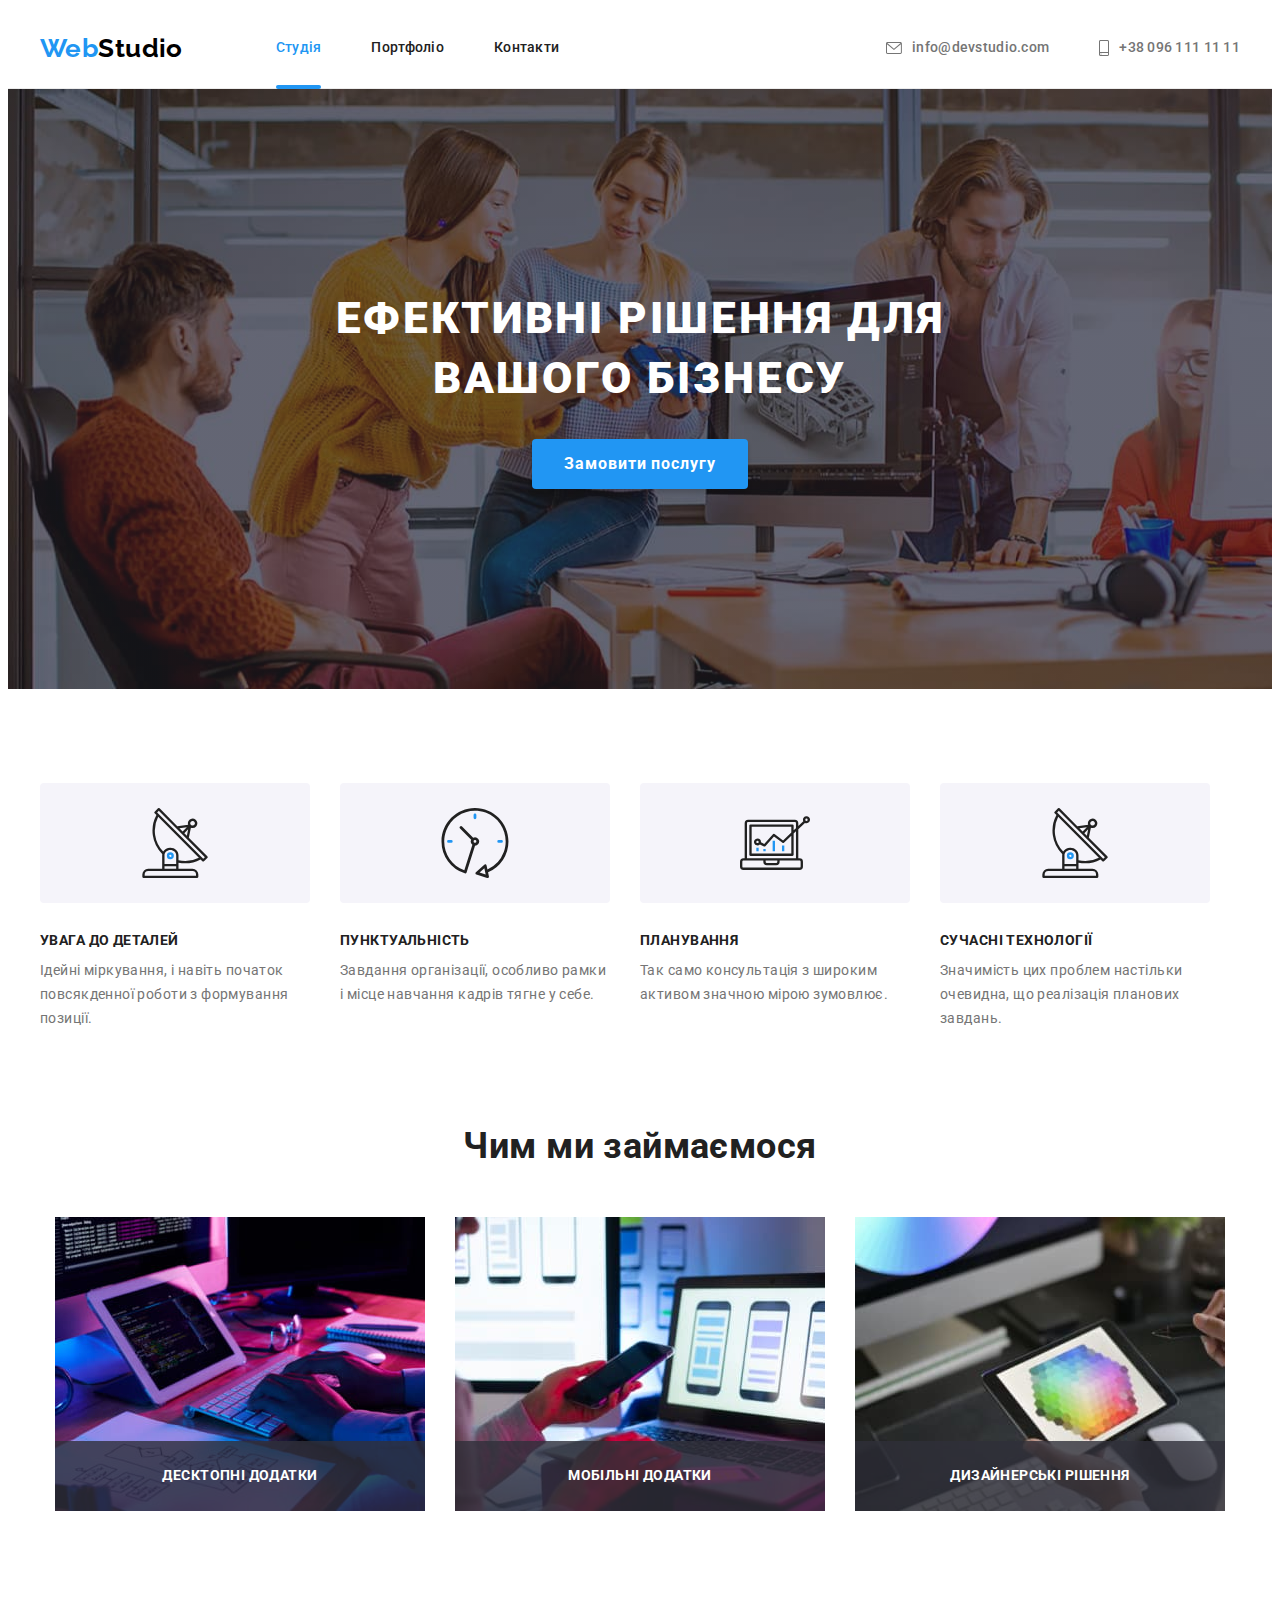
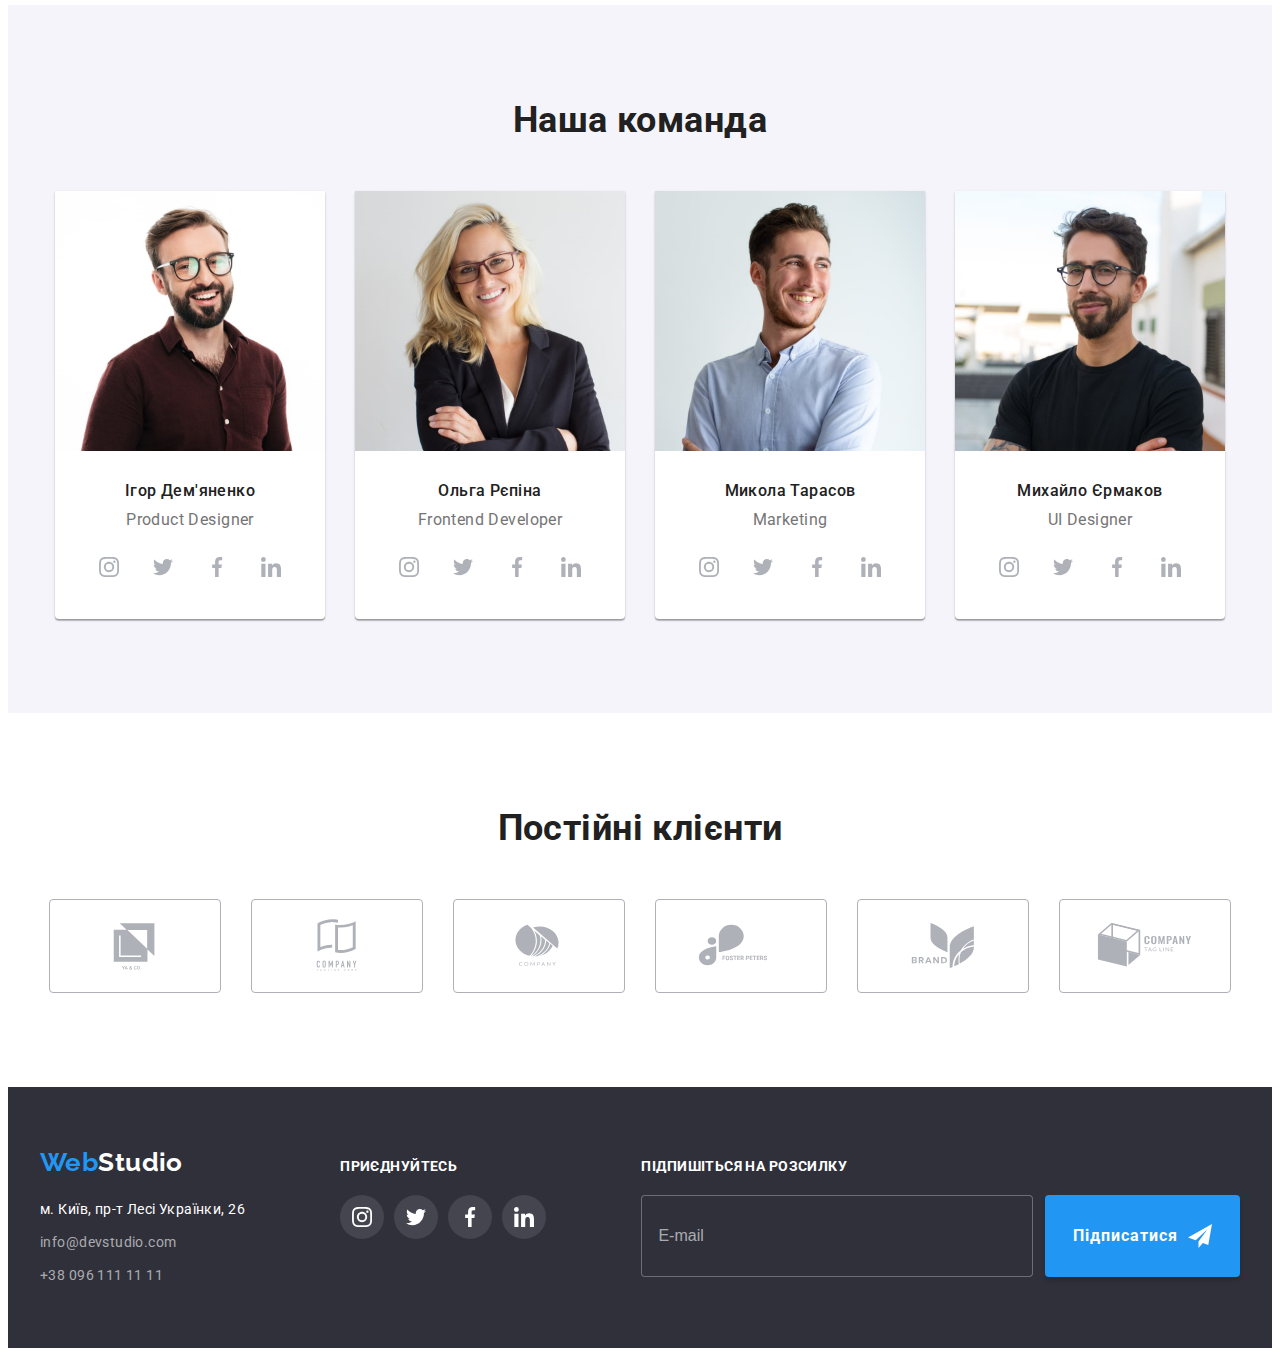
<file: index.html>
<!doctype html>
<html lang="uk">
  <head>
    <meta charset="UTF-8" />
    <meta http-equiv="X-UA-Compatible" content="IE=edge" />
    <meta name="viewport" content="width=device-width, initial-scale=1.0" />
    <link rel="preconnect" href="https://fonts.googleapis.com" />
    <link rel="preconnect" href="https://fonts.gstatic.com" crossorigin />
    <link
      href="https://fonts.googleapis.com/css2?family=Raleway:wght@700&family=Roboto:wght@400;500;700;900&display=swap"
      rel="stylesheet"
    />
    <link
      rel="stylesheet"
      href="https://cdnjs.cloudflare.com/ajax/libs/modern-normalize/1.1.0/modern-normalize.min.css"
      integrity="sha512-wpPYUAdjBVSE4KJnH1VR1HeZfpl1ub8YT/NKx4PuQ5NmX2tKuGu6U/JRp5y+Y8XG2tV+wKQpNHVUX03MfMFn9Q=="
      crossorigin="anonymous"
      referrerpolicy="no-referrer"
    />
    <link rel="stylesheet" href="./css/styles.css" />
    <title>WebStudio</title>
  </head>
  <body>
    <!-- Навбар -->
    <header class="header">
      <div class="container main-nav">
        <nav class="navbar">
          <a class="logo link-undecor" href="./index.html"
            ><span class="logo-blue">Web</span>Studio</a
          >
          <ul class="semantic-list nav-links">
            <li class="item">
              <a class="navbar-link active link-undecor" href="./index.html"
                >Студія</a
              >
            </li>
            <li class="item">
              <a class="navbar-link link-undecor" href="./portfolio.html"
                >Портфоліо</a
              >
            </li>
            <li class="item">
              <a class="navbar-link link-undecor" href="#">Контакти</a>
            </li>
          </ul>
        </nav>

        <!-- Контакты -->
        <ul class="semantic-list nav-links nav-address-list">
          <li class="item">
            <a
              class="navbar-contact navbar-link link-undecor"
              href="mailto:info@devstudio.com"
            >
              <svg class="nav-icon" width="16" height="12">
                <use href="./images/icons.svg#icon-ico-envelope"></use>
              </svg>
              <span>info@devstudio.com</span></a
            >
          </li>
          <li class="item">
            <a
              class="navbar-contact navbar-link link-undecor"
              href="tel:380961111111"
            >
              <svg class="nav-icon" width="10" height="16">
                <use href="./images/icons.svg#icon-ico-smartphone"></use>
              </svg>
              <span>+38 096 111 11 11</span>
            </a>
          </li>
        </ul>
      </div>
    </header>
    <main>
      <!-- !Герой -->
      <section class="hero-section hero-overlay">
        <div class="container hero">
          <h1 class="hero-title">
            Ефективні рішення для <br />
            вашого бізнесу
          </h1>
          <button class="hero-btn" type="button" data-modal-open>
            Замовити послугу
          </button>
        </div>
      </section>
      <!-- Преимущества -->
      <section class="section">
        <!-- Скрытый заголовок -->
        <div class="container">
          <h2 class="is-hidden">Переваги</h2>
          <ul class="semantic-list advantages">
            <li class="adv-item">
              <div class="adv-icon-container">
                <svg class="adv-icon">
                  <use href="./images/icons.svg#icon-adv-antenna"></use>
                </svg>
              </div>
              <h3 class="adv-title">Увага до деталей</h3>
              <p class="adv-descript">
                Ідейні міркування, і навіть початок повсякденної роботи з
                формування позиції.
              </p>
            </li>
            <li class="adv-item">
              <div class="adv-icon-container">
                <svg class="adv-icon">
                  <use href="./images/icons.svg#icon-adv-clock"></use>
                </svg>
              </div>
              <h3 class="adv-title">Пунктуальність</h3>
              <p class="adv-descript">
                Завдання організації, особливо рамки і місце навчання кадрів
                тягне у себе.
              </p>
            </li>
            <li class="adv-item">
              <div class="adv-icon-container">
                <svg class="adv-icon">
                  <use href="./images/icons.svg#icon-adv-diagram"></use>
                </svg>
              </div>
              <h3 class="adv-title">Планування</h3>
              <p class="adv-descript">
                Так само консультація з широким активом значною мірою зумовлює.
              </p>
            </li>
            <li class="adv-item">
              <div class="adv-icon-container">
                <svg class="adv-icon">
                  <use href="./images/icons.svg#icon-adv-antenna"></use>
                </svg>
              </div>
              <h3 class="adv-title">Сучасні технології</h3>
              <p class="adv-descript">
                Значимість цих проблем настільки очевидна, що реалізація
                планових завдань.
              </p>
            </li>
          </ul>
        </div>
      </section>
      <!-- Галерея прифиля коспании -->
      <section class="gallery section">
        <div class="container">
          <h2 class="gallery-title">Чим ми займаємося</h2>
          <ul class="semantic-list gallery-container">
            <li class="item gallery-img">
              <img src="./images/img1.jpg" alt="програмування" width="370" />
              <div class="gallery-img-title-container">
                <p class="gallery-img-title">Десктопні додатки</p>
              </div>
            </li>
            <li class="item gallery-img">
              <img src="./images/img2.jpg" alt="дизайн" width="370" />
              <div class="gallery-img-title-container">
                <p class="gallery-img-title">Мобільні додатки</p>
              </div>
            </li>
            <li class="item gallery-img">
              <img src="./images/img3.jpg" alt="підбор кольорів" width="370" />
              <div class="gallery-img-title-container">
                <p class="gallery-img-title">Дизайнерські рішення</p>
              </div>
            </li>
          </ul>
        </div>
      </section>
      <!-- Команда -->
      <section class="team section">
        <div class="container">
          <h2 class="team-title">Наша команда</h2>
          <ul class="semantic-list team-container">
            <li class="memb">
              <img
                class="memb-img"
                src="./images/team1.jpg"
                alt="Ігор Дем'яненко"
                width="270"
              />
              <div class="memb-sign-container">
                <h3 class="memb-name">Ігор Дем'яненко</h3>
                <p class="memb-position">Product Designer</p>
                <ul class="memb-net-container semantic-list">
                  <li class="item">
                    <a class="net-icon-container" href="#">
                      <svg class="net-icon">
                        <use href="./images/icons.svg#icon-social-inst"></use>
                      </svg>
                    </a>
                  </li>
                  <li class="item">
                    <a class="net-icon-container" href="#">
                      <svg class="net-icon">
                        <use href="./images/icons.svg#icon-social-twitt"></use>
                      </svg>
                    </a>
                  </li>
                  <li class="item">
                    <a class="net-icon-container" href="#">
                      <svg class="net-icon">
                        <use href="./images/icons.svg#icon-social-fb"></use>
                      </svg>
                    </a>
                  </li>
                  <li class="item">
                    <a class="net-icon-container" href="#">
                      <svg class="net-icon">
                        <use href="./images/icons.svg#icon-social-lin"></use>
                      </svg>
                    </a>
                  </li>
                </ul>
              </div>
            </li>
            <li class="memb">
              <img
                class="memb-img"
                src="./images/team2.jpg"
                alt="Ольга Рєпіна"
                width="270"
              />
              <div class="memb-sign-container">
                <h3 class="memb-name">Ольга Рєпіна</h3>
                <p class="memb-position">Frontend Developer</p>
                <ul class="memb-net-container semantic-list">
                  <li>
                    <a class="net-icon-container" href="#">
                      <svg class="net-icon">
                        <use href="./images/icons.svg#icon-social-inst"></use>
                      </svg>
                    </a>
                  </li>
                  <li>
                    <a class="net-icon-container" href="#">
                      <svg class="net-icon">
                        <use href="./images/icons.svg#icon-social-twitt"></use>
                      </svg>
                    </a>
                  </li>
                  <li>
                    <a class="net-icon-container" href="#">
                      <svg class="net-icon">
                        <use href="./images/icons.svg#icon-social-fb"></use>
                      </svg>
                    </a>
                  </li>
                  <li>
                    <a class="net-icon-container" href="#">
                      <svg class="net-icon">
                        <use href="./images/icons.svg#icon-social-lin"></use>
                      </svg>
                    </a>
                  </li>
                </ul>
              </div>
            </li>
            <li class="memb">
              <img
                class="memb-img"
                src="./images/team3.jpg"
                alt="Микола Тарасов"
                width="270"
              />
              <div class="memb-sign-container">
                <h3 class="memb-name">Микола Тарасов</h3>
                <p class="memb-position">Marketing</p>
                <ul class="memb-net-container semantic-list">
                  <li>
                    <a class="net-icon-container" href="#">
                      <svg class="net-icon">
                        <use href="./images/icons.svg#icon-social-inst"></use>
                      </svg>
                    </a>
                  </li>
                  <li>
                    <a class="net-icon-container" href="#">
                      <svg class="net-icon">
                        <use href="./images/icons.svg#icon-social-twitt"></use>
                      </svg>
                    </a>
                  </li>
                  <li>
                    <a class="net-icon-container" href="#">
                      <svg class="net-icon">
                        <use href="./images/icons.svg#icon-social-fb"></use>
                      </svg>
                    </a>
                  </li>
                  <li>
                    <a class="net-icon-container" href="#">
                      <svg class="net-icon">
                        <use href="./images/icons.svg#icon-social-lin"></use>
                      </svg>
                    </a>
                  </li>
                </ul>
              </div>
            </li>
            <li class="memb">
              <img
                class="memb-img"
                src="./images/team4.jpg"
                alt="Михайло Єрмаков"
                width="270"
              />
              <div class="memb-sign-container">
                <h3 class="memb-name">Михайло Єрмаков</h3>
                <p class="memb-position">UI Designer</p>
                <ul class="memb-net-container semantic-list">
                  <li>
                    <a class="net-icon-container" href="#">
                      <svg class="net-icon">
                        <use href="./images/icons.svg#icon-social-inst"></use>
                      </svg>
                    </a>
                  </li>
                  <li>
                    <a class="net-icon-container" href="#">
                      <svg class="net-icon">
                        <use href="./images/icons.svg#icon-social-twitt"></use>
                      </svg>
                    </a>
                  </li>
                  <li>
                    <a class="net-icon-container" href="#">
                      <svg class="net-icon">
                        <use href="./images/icons.svg#icon-social-fb"></use>
                      </svg>
                    </a>
                  </li>
                  <li>
                    <a class="net-icon-container" href="#">
                      <svg class="net-icon">
                        <use href="./images/icons.svg#icon-social-lin"></use>
                      </svg>
                    </a>
                  </li>
                </ul>
              </div>
            </li>
          </ul>
        </div>
      </section>
      <!-- Постоянные клиенты -->
      <section class="section">
        <div class="container">
          <h2 class="client-title">Постійні клієнти</h2>
          <ul class="semantic-list clients">
            <li class="item">
              <a class="cli-logo-container" href="#">
                <svg class="cli-icon">
                  <use href="./images/icons.svg#icon-cli-logo1"></use>
                </svg>
              </a>
            </li>
            <li class="item">
              <a class="cli-logo-container" href="#">
                <svg class="cli-icon">
                  <use href="./images/icons.svg#icon-cli-logo2"></use>
                </svg>
              </a>
            </li>
            <li class="item">
              <a class="cli-logo-container" href="#">
                <svg class="cli-icon">
                  <use href="./images/icons.svg#icon-cli-logo3"></use>
                </svg>
              </a>
            </li>
            <li class="item">
              <a class="cli-logo-container" href="#">
                <svg class="cli-icon">
                  <use href="./images/icons.svg#icon-cli-logo4"></use>
                </svg>
              </a>
            </li>
            <li class="item">
              <a class="cli-logo-container" href="#">
                <svg class="cli-icon">
                  <use href="./images/icons.svg#icon-cli-logo5"></use>
                </svg>
              </a>
            </li>
            <li class="item">
              <a class="cli-logo-container" href="#">
                <svg class="cli-icon">
                  <use href="./images/icons.svg#icon-cli-logo6"></use>
                </svg>
              </a>
            </li>
          </ul>
        </div>
      </section>
    </main>
    <!-- Футер -->
    <footer class="footer">
      <div class="container footer-blocks">
        <div>
          <a class="logo footer-logo link-undecor" href="./index.html"
            ><span class="logo-blue">Web</span>Studio</a
          >
          <!-- Адрес -->
          <address>
            <ul class="semantic-list addr">
              <li class="item">
                <a
                  class="adress footer-address link-undecor"
                  href="https://goo.gl/maps/ojvog4Eh8GTVvdpZ6"
                  target="_blank"
                  rel="noopener noreferrer"
                  >м. Київ, пр-т Лесі Українки, 26</a
                >
              </li>
              <li class="item">
                <a
                  class="adress footer-contact link-undecor"
                  href="mailto:info@devstudio.com"
                  >info@devstudio.com</a
                >
              </li>
              <li class="item">
                <a
                  class="adress footer-contact link-undecor"
                  href="tel:380961111111"
                  >+38 096 111 11 11</a
                >
              </li>
            </ul>
          </address>
        </div>
        <!-- Соцсєті -->
        <div class="footer-join">
          <p class="f-join-title">Приєднуйтесь</p>
          <ul class="semantic-list footer-net-icons">
            <li class="item">
              <a class="net-icon-container ftr" href="#">
                <svg class="net-icon ftr">
                  <use href="./images/icons.svg#icon-social-inst"></use>
                </svg>
              </a>
            </li>
            <li class="item">
              <a class="net-icon-container ftr" href="#">
                <svg class="net-icon ftr">
                  <use href="./images/icons.svg#icon-social-twitt"></use>
                </svg>
              </a>
            </li>
            <li class="item">
              <a class="net-icon-container ftr" href="#">
                <svg class="net-icon ftr">
                  <use href="./images/icons.svg#icon-social-fb"></use>
                </svg>
              </a>
            </li>
            <li class="item">
              <a class="net-icon-container ftr" href="#">
                <svg class="net-icon ftr">
                  <use href="./images/icons.svg#icon-social-lin"></use>
                </svg>
              </a>
            </li>
          </ul>
        </div>
        <!-- Розсилка -->
        <div class="footer-mailing">
          <form class="footer-mailing-form">
            <lable for="footer_email_form" class="footer-form-title"
              >Підпишіться на розсилку</lable
            >
            <div class="footer-form-input-wrapper">
              <input
                type="email"
                id="footer_email_form"
                class="footer-form-input"
                placeholder="E-mail"
              />
              <button type="submit" class="footer-submit">
                Підписатися<svg
                  class="footer-submit-icon"
                  width="24"
                  height="24"
                >
                  <use href="./images/icons.svg#icon-footer-send"></use>
                </svg>
              </button>
            </div>
          </form>
        </div>
      </div>
    </footer>

    <!-- Модальное окно -->
    <div class="backdrop is-hidden" data-modal>
      <div class="modal">
        <!-- Форма -->
        <form name="modal-form" class="modal-form" autocomplete="on">
          <p class="form-header">Залиште свої дані, ми вам передзвонимо</p>

          <div class="form-fields-container">
            <div class="form-field">
              <label for="user_name" class="form-lable">Ім'я</label>
              <div class="form-input-wrapper">
                <input
                  type="text"
                  id="user_name"
                  class="form-input"
                  name="user_name"
                  autofocus
                  required
                  pattern="^[a-zA-Zа-яА-ЯіІїЇєЄґҐ'\s]+$"
                  minlength="3"
                />
                <svg class="form-input-icon" width="18" height="18">
                  <use href="./images/icons.svg#icon-modal-name"></use>
                </svg>
              </div>
            </div>

            <div class="form-field">
              <label for="user_phone" class="form-lable">Телефон</label>
              <div class="form-input-wrapper">
                <input
                  type="tel"
                  id="user_phone"
                  class="form-input"
                  name="user_telephone"
                  required
                  pattern="^[ 0-9]+$"
                  title="093xxxxxxx"
                />
                <svg class="form-input-icon" width="18" height="18">
                  <use href="./images/icons.svg#icon-modal-phone"></use>
                </svg>
              </div>
            </div>

            <div class="form-field">
              <label for="user_email" class="form-lable">Пошта</label>
              <div class="form-input-wrapper">
                <input
                  type="email"
                  id="user_email"
                  class="form-input"
                  name="user_email"
                  required
                />
                <svg class="form-input-icon" width="18" height="18">
                  <use href="./images/icons.svg#icon-modal-envelop"></use>
                </svg>
              </div>
            </div>

            <div class="form-field">
              <label for="user_comment" class="form-lable">Коментар</label>
              <textarea
                type="textarea"
                id="user_comment"
                class="form-comment"
                placeholder="Введіть текст"
              ></textarea>
            </div>
          </div>
          <div class="form-checkbox">
            <input
              type="checkbox"
              id="user_term"
              class="form-check is-hidden"
              required
            />
            <label for="user_term" class="form-check-text"
              >Погоджуюся з розсилкою та приймаю&nbsp;
              <a href="#" class="term-link">Умови договору</a></label
            >
          </div>
          <button type="submit" class="form-submit">Відправити</button>
        </form>
        <button class="close-icon-container" data-modal-close>
          <svg class="close-icon">
            <use href="./images/icons.svg#icon-modal-close"></use>
          </svg>
        </button>
      </div>
    </div>
    <script src="./js/modal.js"></script>
  </body>
</html>
</file>
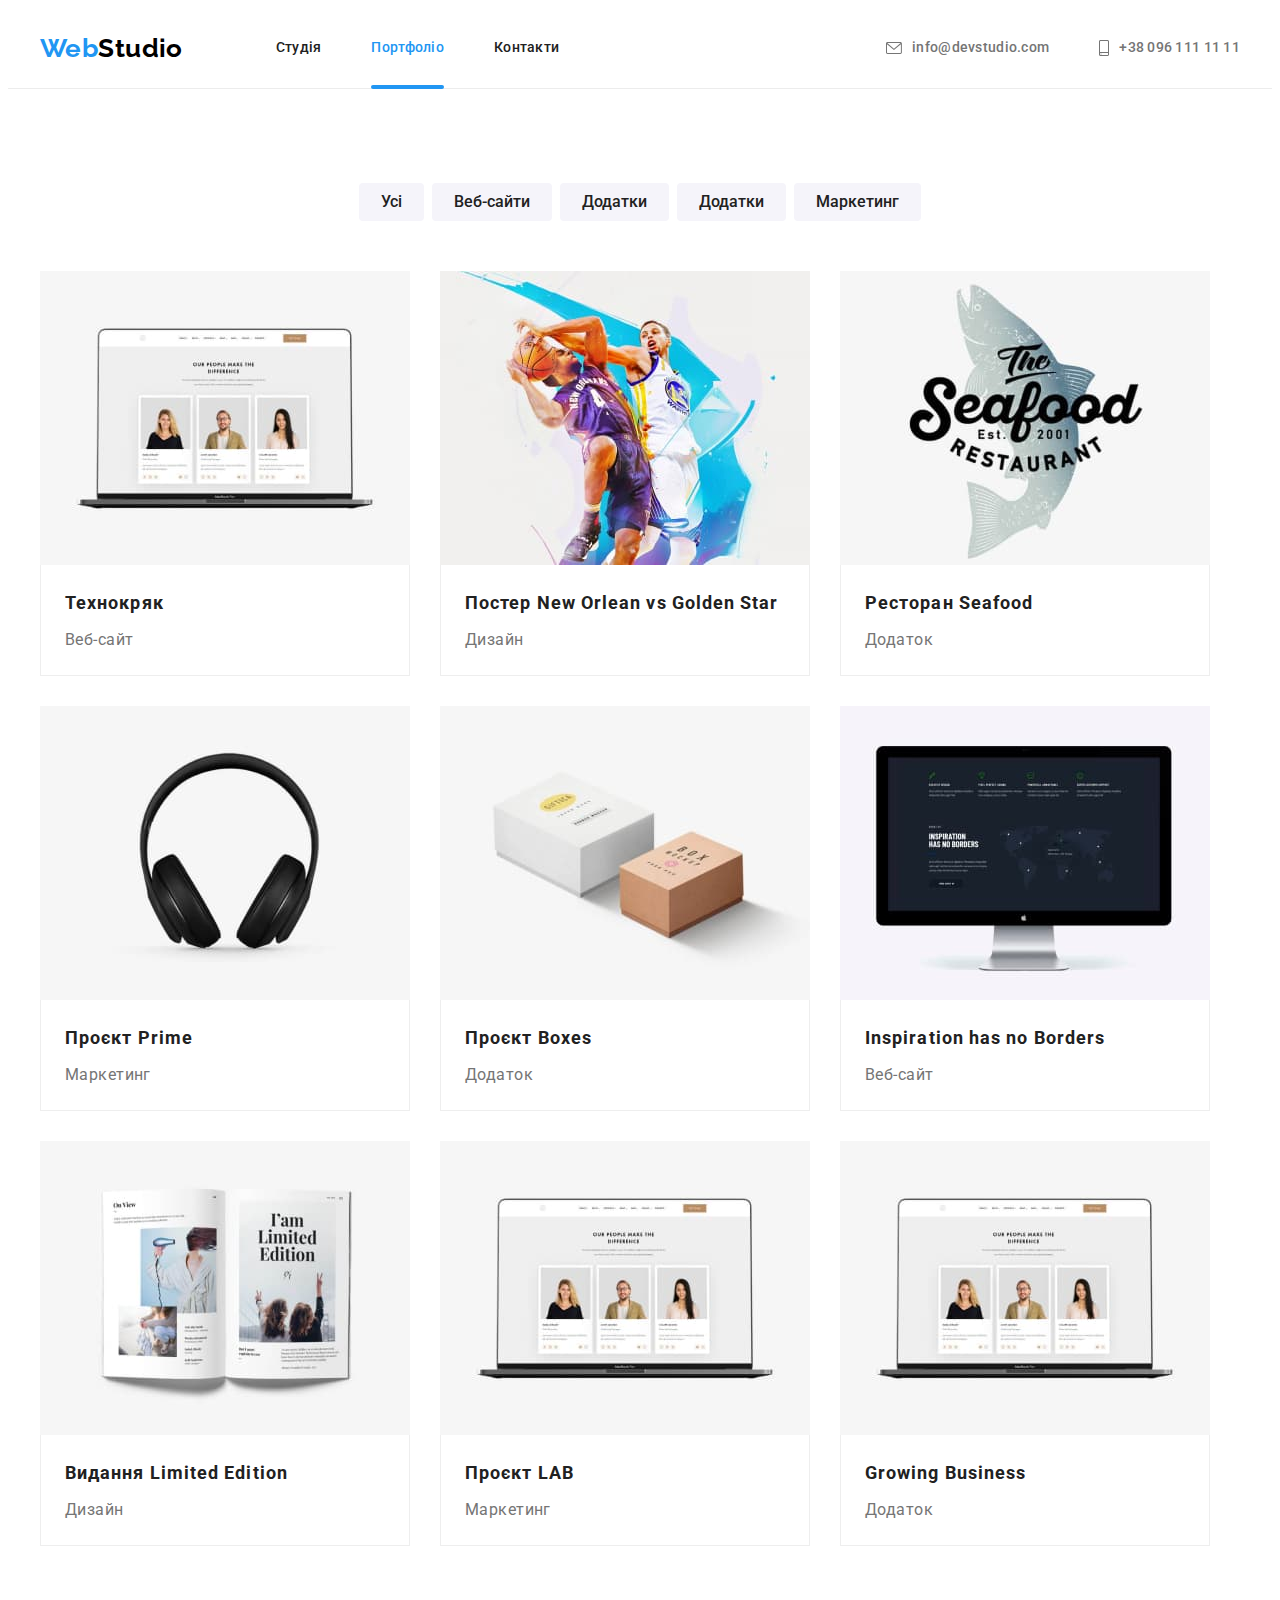
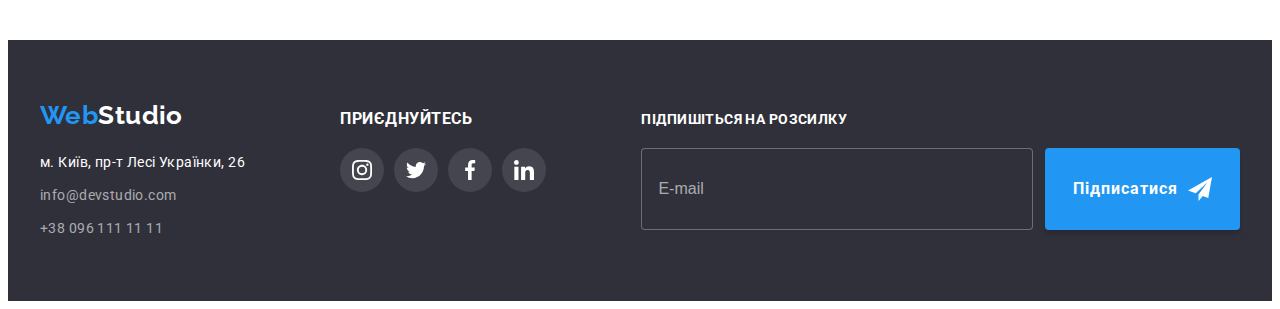
<file: portfolio.html>
<!doctype html>
<html lang="uk">
  <head>
    <meta charset="UTF-8" />
    <meta http-equiv="X-UA-Compatible" content="IE=edge" />
    <meta name="viewport" content="width=device-width, initial-scale=1.0" />
    <link rel="preconnect" href="https://fonts.googleapis.com" />
    <link rel="preconnect" href="https://fonts.gstatic.com" crossorigin />
    <link
      href="https://fonts.googleapis.com/css2?family=Raleway:wght@700&family=Roboto:wght@400;500;700;900&display=swap"
      rel="stylesheet"
    />
    <link
      rel="stylesheet"
      href="https://cdnjs.cloudflare.com/ajax/libs/modern-normalize/1.1.0/modern-normalize.min.css"
      integrity="sha512-wpPYUAdjBVSE4KJnH1VR1HeZfpl1ub8YT/NKx4PuQ5NmX2tKuGu6U/JRp5y+Y8XG2tV+wKQpNHVUX03MfMFn9Q=="
      crossorigin="anonymous"
      referrerpolicy="no-referrer"
    />
    <link rel="stylesheet" href="./css/styles.css" />
    <title>Портофоліо</title>
  </head>
  <body>
    <!-- Навбар -->
    <header class="header">
      <div class="container main-nav">
        <nav class="navbar">
          <a class="logo link-undecor" href="./index.html"
            ><span class="logo-blue">Web</span>Studio</a
          >
          <ul class="semantic-list nav-links">
            <li class="item">
              <a class="navbar-link link-undecor" href="./index.html">Студія</a>
            </li>
            <li class="item">
              <a class="navbar-link link-undecor active" href="./portfolio.html"
                >Портфоліо</a
              >
            </li>
            <li class="item">
              <a class="navbar-link link-undecor" href="#">Контакти</a>
            </li>
          </ul>
        </nav>

        <!-- Контакты -->
        <ul class="semantic-list nav-links nav-address-list">
          <li class="item">
            <a
              class="navbar-contact navbar-link link-undecor"
              href="mailto:info@devstudio.com"
            >
              <svg class="nav-icon" width="16" height="12">
                <use href="./images/icons.svg#icon-ico-envelope"></use>
              </svg>
              <span>info@devstudio.com</span></a
            >
          </li>
          <li class="item">
            <a
              class="navbar-contact navbar-link link-undecor"
              href="tel:380961111111"
            >
              <svg class="nav-icon" width="10" height="16">
                <use href="./images/icons.svg#icon-ico-smartphone"></use>
              </svg>
              <span>+38 096 111 11 11</span>
            </a>
          </li>
        </ul>
      </div>
    </header>
    <main>
      <section class="section">
        <div class="container">
          <!-- Скрытый заголовок -->
          <h1 class="is-hidden">Проєкти</h1>

          <!-- Кнопки фильтра -->
          <ul class="semantic-list filter">
            <li class="filter-item">
              <button class="projects-btn btn-active" type="button">Усі</button>
            </li>
            <li class="filter-item">
              <button class="projects-btn" type="button">Веб-сайти</button>
            </li>
            <li class="filter-item">
              <button class="projects-btn" type="button">Додатки</button>
            </li>
            <li class="filter-item">
              <button class="projects-btn" type="button">Додатки</button>
            </li>
            <li class="filter-item">
              <button class="projects-btn" type="button">Маркетинг</button>
            </li>
          </ul>

          <!-- Галерея работ -->
          <ul class="semantic-list projects">
            <li class="proj-item">
              <a class="link-undecor link" href="#">
                <div class="thumb">
                  <img
                    class="proj-img"
                    src="./images/project1.jpg"
                    alt="Технокряк"
                    width="370"
                  />
                  <div class="overlay">
                    <p class="proj-description">
                      Ресурс пропонує комплексні пропозиції з різним рівнем
                      функціоналу та сервісів. Все це дозволить відвідувачу
                      отримати вичерпні відомості про компанію чи приватну
                      особу.
                    </p>
                  </div>
                </div>
                <div class="proj-descript-block">
                  <h2 class="proj-name">Технокряк</h2>
                  <p class="proj-type">Веб-сайт</p>
                </div>
              </a>
            </li>
            <li class="proj-item">
              <a class="link-undecor link" href="#">
                <div class="thumb">
                  <img
                    class="proj-img"
                    src="./images/project2.jpg"
                    alt="Постер New Orlean vs Golden Star"
                    width="370"
                  />
                  <div class="overlay">
                    <p class="proj-description">
                      Ресурс пропонує комплексні пропозиції з різним рівнем
                      функціоналу та сервісів. Все це дозволить відвідувачу
                      отримати вичерпні відомості про компанію чи приватну
                      особу.
                    </p>
                  </div>
                </div>
                <div class="proj-descript-block">
                  <h2 class="proj-name">Постер New Orlean vs Golden Star</h2>
                  <p class="proj-type">Дизайн</p>
                </div>
              </a>
            </li>
            <li class="proj-item">
              <a class="link-undecor link" href="#">
                <div class="thumb">
                  <img
                    class="proj-img"
                    src="./images/project3.jpg"
                    alt="Ресторан Seafood"
                    width="370"
                  />
                  <div class="overlay">
                    <p class="proj-description">
                      Ресурс пропонує комплексні пропозиції з різним рівнем
                      функціоналу та сервісів. Все це дозволить відвідувачу
                      отримати вичерпні відомості про компанію чи приватну
                      особу.
                    </p>
                  </div>
                </div>
                <div class="proj-descript-block">
                  <h2 class="proj-name">Ресторан Seafood</h2>
                  <p class="proj-type">Додаток</p>
                </div>
              </a>
            </li>
            <li class="proj-item">
              <a class="link-undecor link" href="#">
                <div class="thumb">
                  <img
                    class="proj-img"
                    src="./images/project4.jpg"
                    alt="Проєкт Prime"
                    width="370"
                  />
                  <div class="overlay">
                    <p class="proj-description">
                      Ресурс пропонує комплексні пропозиції з різним рівнем
                      функціоналу та сервісів. Все це дозволить відвідувачу
                      отримати вичерпні відомості про компанію чи приватну
                      особу.
                    </p>
                  </div>
                </div>
                <div class="proj-descript-block">
                  <h2 class="proj-name">Проєкт Prime</h2>
                  <p class="proj-type">Маркетинг</p>
                </div>
              </a>
            </li>
            <li class="proj-item">
              <a class="link-undecor link" href="#">
                <div class="thumb">
                  <img
                    class="proj-img"
                    src="./images/project5.jpg"
                    alt="Проєкт Boxes"
                    width="370"
                  />
                  <div class="overlay">
                    <p class="proj-description">
                      Ресурс пропонує комплексні пропозиції з різним рівнем
                      функціоналу та сервісів. Все це дозволить відвідувачу
                      отримати вичерпні відомості про компанію чи приватну
                      особу.
                    </p>
                  </div>
                </div>
                <div class="proj-descript-block">
                  <h2 class="proj-name">Проєкт Boxes</h2>
                  <p class="proj-type">Додаток</p>
                </div>
              </a>
            </li>
            <li class="proj-item">
              <a class="link-undecor link" href="#">
                <div class="thumb">
                  <img
                    class="proj-img"
                    src="./images/project6.jpg"
                    alt="Inspiration has no Borders"
                    width="370"
                  />
                  <div class="overlay">
                    <p class="proj-description">
                      Ресурс пропонує комплексні пропозиції з різним рівнем
                      функціоналу та сервісів. Все це дозволить відвідувачу
                      отримати вичерпні відомості про компанію чи приватну
                      особу.
                    </p>
                  </div>
                </div>
                <div class="proj-descript-block">
                  <h2 class="proj-name">Inspiration has no Borders</h2>
                  <p class="proj-type">Веб-сайт</p>
                </div>
              </a>
            </li>
            <li class="proj-item">
              <a class="link-undecor link" href="#">
                <div class="thumb">
                  <img
                    class="proj-img"
                    src="./images/project7.jpg"
                    alt="Видання Limited Edition"
                    width="370"
                  />
                  <div class="overlay">
                    <p class="proj-description">
                      Ресурс пропонує комплексні пропозиції з різним рівнем
                      функціоналу та сервісів. Все це дозволить відвідувачу
                      отримати вичерпні відомості про компанію чи приватну
                      особу.
                    </p>
                  </div>
                </div>
                <div class="proj-descript-block">
                  <h2 class="proj-name">Видання Limited Edition</h2>
                  <p class="proj-type">Дизайн</p>
                </div>
              </a>
            </li>
            <li class="proj-item">
              <a class="link-undecor link" href="#">
                <div class="thumb">
                  <img
                    class="proj-img"
                    src="./images/project1.jpg"
                    alt="Проєкт LAB"
                    width="370"
                  />
                  <div class="overlay">
                    <p class="proj-description">
                      Ресурс пропонує комплексні пропозиції з різним рівнем
                      функціоналу та сервісів. Все це дозволить відвідувачу
                      отримати вичерпні відомості про компанію чи приватну
                      особу.
                    </p>
                  </div>
                </div>

                <div class="proj-descript-block">
                  <h2 class="proj-name">Проєкт LAB</h2>
                  <p class="proj-type">Маркетинг</p>
                </div>
              </a>
            </li>
            <li class="proj-item">
              <a class="link-undecor link" href="#">
                <div class="thumb">
                  <img
                    class="proj-img"
                    src="./images/project1.jpg"
                    alt="Growing Business"
                    width="370"
                  />
                  <div class="overlay">
                    <p class="proj-description">
                      Ресурс пропонує комплексні пропозиції з різним рівнем
                      функціоналу та сервісів. Все це дозволить відвідувачу
                      отримати вичерпні відомості про компанію чи приватну
                      особу.
                    </p>
                  </div>
                </div>
                <div class="proj-descript-block">
                  <h2 class="proj-name">Growing Business</h2>
                  <p class="proj-type">Додаток</p>
                </div>
              </a>
            </li>
          </ul>
        </div>
      </section>
    </main>

    <!-- Футер -->
    <footer class="footer">
      <div class="container items footer-blocks">
        <div>
          <a class="logo footer-logo link-undecor" href="./index.html"
            ><span class="logo-blue">Web</span>Studio</a
          >
          <!-- Адреса -->
          <address>
            <ul class="semantic-list addr">
              <li class="item">
                <a
                  class="adress footer-address link-undecor"
                  href="https://goo.gl/maps/ojvog4Eh8GTVvdpZ6"
                  target="_blank"
                  rel="noopener noreferrer"
                  >м. Київ, пр-т Лесі Українки, 26</a
                >
              </li>
              <li class="item">
                <a
                  class="adress footer-contact link-undecor"
                  href="mailto:info@devstudio.com"
                  >info@devstudio.com</a
                >
              </li>
              <li class="item">
                <a
                  class="adress footer-contact link-undecor"
                  href="tel:380961111111"
                  >+38 096 111 11 11</a
                >
              </li>
            </ul>
          </address>
        </div>
        <!-- Соцмережі -->
        <div class="footer-join">
          <h3 class="f-join-title">Приєднуйтесь</h3>
          <ul class="semantic-list footer-net-icons">
            <li class="item">
              <a class="net-icon-container ftr" href="#">
                <svg class="net-icon ftr">
                  <use href="./images/icons.svg#icon-social-inst"></use>
                </svg>
              </a>
            </li>
            <li class="item">
              <a class="net-icon-container ftr" href="#">
                <svg class="net-icon ftr">
                  <use href="./images/icons.svg#icon-social-twitt"></use>
                </svg>
              </a>
            </li>
            <li class="item">
              <a class="net-icon-container ftr" href="#">
                <svg class="net-icon ftr">
                  <use href="./images/icons.svg#icon-social-fb"></use>
                </svg>
              </a>
            </li>
            <li class="item">
              <a class="net-icon-container ftr" href="#">
                <svg class="net-icon ftr">
                  <use href="./images/icons.svg#icon-social-lin"></use>
                </svg>
              </a>
            </li>
          </ul>
        </div>
        <!-- Розсилка -->
        <div class="footer-mailing">
          <form class="footer-mailing-form">
            <lable for="footer_email_form" class="footer-form-title"
              >Підпишіться на розсилку</lable
            >
            <div class="footer-form-input-wrapper">
              <input
                type="email"
                id="footer_email_form"
                class="footer-form-input"
                placeholder="E-mail"
              />
              <button type="submit" class="footer-submit">
                Підписатися<svg
                  class="footer-submit-icon"
                  width="24"
                  height="24"
                >
                  <use href="./images/icons.svg#icon-footer-send"></use>
                </svg>
              </button>
            </div>
          </form>
        </div>
      </div>
    </footer>
  </body>
</html>
</file>
<file: css/styles.css>
:root {
  --logo-main-color: #000;
  --prim-bg-color: #fff;
  --sec-bg-color: #f5f4fa;
  --hero-bg-color: #2f303a;
  --prim-text-color: #212121;
  --sec-text-color: #757575;
  --accent-color: #2196f3;
  --hero-text-color: #fff;
  --footer-sec-text-color: rgba(255, 255, 255, 0.6);
  --footer-main-text-color: #fff;
  --icon-logo-color: #afb1b8;
  --footer-icon-bg-color: rgba(255, 255, 255, 0.1);
}

body {
  font-family: 'Roboto', sans-serif;
  font-size: 14px;
  letter-spacing: 0.03em;
  line-height: 1.14;
  background-color: var(--prim-bg-color);
  color: var(--prim-text-color);
}

img {
  display: block;
  max-width: 100%;
  height: auto;
}
h1,
h2,
h3,
p,
ul {
  margin: 0;
  padding: 0;
}

a {
  color: inherit;
}

.container {
  width: 1200px;
  padding-left: 15px;
  padding-right: 15px;
  margin: 0 auto;
}
.section {
  padding-top: 94px;
  padding-bottom: 94px;
}

.is-hidden {
  position: absolute;
  width: 1px;
  height: 1px;
  margin: -1px;
  border: 0;
  padding: 0;

  white-space: nowrap;
  clip-path: inset(100%);
  clip: rect(0 0 0 0);
  overflow: hidden;
}
.semantic-list {
  list-style: none;
}
.btn-undecor {
  border: none;
}

.link-undecor {
  text-decoration: none;
}

/* лого */
.logo {
  margin-right: 93px;
  font-family: 'Raleway', sans-serif;
  font-weight: 700;
  font-size: 26px;
  line-height: 1.19;
  color: var(--logo-main-color);
}
.logo-blue {
  color: var(--accent-color);
}

/* Навбар */
.header {
  border-bottom: 1px solid #ececec;
}
.main-nav {
  display: flex;
  align-items: center;
}
.navbar {
  display: flex;
  align-items: center;
}

.nav-links {
  display: flex;
  margin-left: auto;
  gap: 50px;
}

.navbar-link {
  position: relative;
  display: block;
  padding-top: 32px;
  padding-bottom: 32px;

  font-weight: 500;
  font-size: 14px;
  letter-spacing: 0.02em;
  color: var(--prim-text-color);
}

.navbar-link.active::after {
  content: '';
  position: absolute;
  bottom: -1px;

  display: block;
  width: 100%;
  height: 4px;
  background: var(--accent-color);
  border-radius: 2px;
}

.navbar-link:hover,
.navbar-link:focus,
.navbar-contact:hover .nav-icon,
.navbar-contact:focus .nav-icon,
.active {
  transition: color 250ms cubic-bezier(0.4, 0, 0.2, 1);
  color: var(--accent-color);
  fill: currentColor;
}
.navbar-contact {
  display: flex;
  align-items: center;
  gap: 10px;

  color: var(--sec-text-color);
}

.nav-icon {
  display: inline-block;
  fill: currentColor;
}

/* Секция герой */

.hero-section {
  padding-top: 200px;
  padding-bottom: 200px;
  background-color: var(--hero-bg-color);
}
.hero-overlay {
  margin-left: auto;
  margin-right: auto;
  max-width: 1600px;
  background-image: linear-gradient(
      rgba(47, 48, 58, 0.4),
      rgba(47, 48, 58, 0.4)
    ),
    url('../images/bg-hero-img.jpg');
  background-repeat: no-repeat;
  background-size: cover;
}
.hero {
  display: flex;
  justify-content: center;
  align-items: center;
  flex-direction: column;
}
.hero-title {
  font-weight: 900;
  font-size: 44px;
  line-height: 1.36;
  text-align: center;
  text-transform: uppercase;
  color: var(--hero-text-color);
  letter-spacing: 0.06em;
}
.hero-btn {
  display: block;
  margin-left: auto;
  margin-right: auto;
  margin-top: 30px;
  padding: 10px 32px;
  border-radius: 4px;

  box-shadow: 0px 4px 4px rgba(0, 0, 0, 0.15);
  border: none;
  cursor: pointer;

  font-family: inherit;
  font-weight: 700;
  font-size: 16px;
  line-height: 1.88;
  letter-spacing: 0.06em;
  background-color: var(--accent-color);
  color: var(--hero-text-color);
}

/* Преимущества */
.advantages {
  display: flex;
  gap: 30px;
}
.adv-item {
  max-width: 270px;
}
.adv-item:last-child {
  margin-right: 0;
}

.adv-icon-container {
  display: flex;
  justify-content: center;
  align-items: center;
  margin-bottom: 30px;
  height: 120px;

  border-radius: 4px;
  background-color: #f5f4fa;
}
.adv-icon {
  width: 70px;
  height: 70px;
  /* margin: 25px 100px; */
}
.adv-title {
  margin-bottom: 10px;

  font-size: 14px;
  font-weight: 700;
  text-transform: uppercase;
}
.adv-descript {
  line-height: 1.71;
  color: var(--sec-text-color);
}

/* Галерея */
.gallery {
  padding-top: 0;
}
.gallery-container {
  display: flex;
  justify-content: center;
  gap: 30px;
}

.gallery-title {
  margin-bottom: 50px;

  font-weight: 700;
  font-size: 36px;
  line-height: 1.17;
  text-align: center;
}

.gallery-img {
  position: relative;
}
.gallery-img-title-container {
  position: absolute;
  bottom: 0;
  width: 100%;

  display: flex;
  justify-content: center;
  align-items: center;

  height: 70px;
  background-color: rgba(47, 48, 58, 0.8);
}

.gallery-img-title {
  font-weight: 700;
  text-align: center;
  text-transform: uppercase;
  color: var(--hero-text-color);
}

/* Команда */
.team-container {
  display: flex;
  justify-content: center;
  gap: 30px;
}

.team-title {
  margin-bottom: 50px;

  font-weight: 700;
  font-size: 36px;
  line-height: 1.17;
  text-align: center;
}

.team {
  background-color: var(--sec-bg-color);
}
.memb {
  text-align: center;
  background-color: var(--prim-bg-color);
  box-shadow:
    0px 1px 3px rgba(0, 0, 0, 0.12),
    0px 1px 1px rgba(0, 0, 0, 0.14),
    0px 2px 1px rgba(0, 0, 0, 0.2);
  border-radius: 0px 0px 4px 4px;
}
.memb-sign-container {
  padding: 30px 32px;
}
.memb-name {
  margin-bottom: 10px;

  line-height: 1.19;
  font-size: 16px;
  font-weight: 500;
}
.memb-position {
  margin-bottom: 16px;

  color: var(--sec-text-color);
  line-height: 1.19;
  font-size: 16px;
}
.memb-net-container {
  display: flex;
  gap: 10px;
}

.net-icon-container {
  display: flex;
  justify-content: center;
  align-items: center;
  height: 44px;
  width: 44px;
  text-align: center;
  background-color: var(--prim-bg-color);
  border-radius: 50%;
}

.net-icon-container:hover,
.net-icon-container:focus {
  transition: background-color 250ms cubic-bezier(0.4, 0, 0.2, 1);
  background-color: var(--accent-color);
}
.net-icon-container:focus .net-icon,
.net-icon-container:hover .net-icon {
  fill: #fff;
}
.net-icon {
  height: 20px;
  width: 20px;

  fill: #afb1b8;
}

/*Постоянные клиенты */

.clients {
  display: flex;
  justify-content: center;
  gap: 30px;
}

.client-title {
  margin-bottom: 50px;

  font-weight: 700;
  font-size: 36px;
  line-height: 1.17;
  text-align: center;
}

.cli-logo-container {
  display: flex;
  justify-content: center;
  align-items: center;
  width: 170px;
  height: 92px;
  border: 1px solid #afb1b8;
  border-radius: 4px;
  fill: #afb1b8;
  transition:
    fill 250ms cubic-bezier(0.4, 0, 0.2, 1),
    border-color 250ms cubic-bezier(0.4, 0, 0.2, 1);
}

.cli-logo-container:hover,
.cli-logo-container:focus {
  border-color: #2196f3;
  fill: #2196f3;
}
.cli-icon {
  height: 60px;
  width: 106px;
}

/* Футер */
.footer {
  background-color: var(--hero-bg-color);
  padding-top: 60px;
  padding-bottom: 60px;
}
.footer-blocks {
  display: flex;
  justify-content: space-between;
  align-items: baseline;
}
.footer-join {
  margin-left: 93px;
}
.footer-net-icons {
  display: flex;
  gap: 10px;
}

.f-join-title {
  margin-bottom: 20px;

  color: var(--footer-main-text-color);
  font-weight: 700;
  line-height: 1.14;
  letter-spacing: 0.03em;
  text-transform: uppercase;
  cursor: default;
}
.net-icon-container.ftr {
  background-color: var(--footer-icon-bg-color);
}
.net-icon-container.ftr:hover,
.net-icon-container.ftr:focus {
  transition: background-color 250ms cubic-bezier(0.4, 0, 0.2, 1);
  background-color: var(--accent-color);
}
.net-icon.ftr {
  fill: #fff;
}
.footer-logo {
  display: inline-block;
  margin-right: 0;
  margin-bottom: 20px;
  color: var(--footer-main-text-color);
}
.adress {
  font-style: normal;
  line-height: 1.71;
}
.footer-address {
  color: var(--footer-main-text-color);
}
.footer-contact {
  color: var(--footer-sec-text-color);
}
.addr .item:not(:last-child) {
  margin-bottom: 9px;
}

.footer-mailing {
  margin-left: 93px;
}
.footer-form-title {
  color: var(--footer-main-text-color);
  text-transform: uppercase;
  font-size: 14px;
  font-weight: 700;
  line-height: 1.14;
  cursor: default;
}

.footer-form-input-wrapper {
  display: flex;
  gap: 12px;
  margin-top: 20px;
}
.footer-form-input {
  height: 50px;
  width: 358px;
  padding: 15px 16px;

  border-radius: 4px;
  border: 1px solid rgba(255, 255, 255, 0.3);
  background-color: var(--hero-bg-color);

  font-size: 16px;
  line-height: 20px;
  color: var(--footer-main-text-color);
}
.footer-form-input::placeholder {
  color: #ffffff99;
  font-size: 16px;
  line-height: 20px;
}
.footer-form-input:hover,
.footer-form-input:focus {
  border-color: var(--accent-color);
  outline: none;
}

.footer-submit {
  display: flex;
  justify-content: center;
  align-items: center;
  gap: 10px;

  padding: 10px 28px;
  border-radius: 4px;
  min-width: 160px;

  box-shadow: 0px 4px 4px rgba(0, 0, 0, 0.15);
  border: none;
  cursor: pointer;

  font-family: inherit;
  font-weight: 700;
  font-size: 16px;
  line-height: 1.88;
  letter-spacing: 0.06em;
  background-color: var(--accent-color);
  color: var(--hero-text-color);
}
.footer-submit-icon {
  fill: var(--footer-main-text-color);
}

/* ! Стр 2 */
/* Проекты */
.filter {
  display: flex;
  justify-content: center;
  margin-bottom: 50px;
}
.filter-item:not(:last-child) {
  margin-right: 8px;
}
.projects-btn {
  padding: 6px 22px;
  border-radius: 4px;
  border: none;

  font-family: inherit;
  cursor: pointer;
  font-weight: 500;
  font-size: 16px;
  line-height: 1.63;
  background-color: var(--sec-bg-color);
  color: var(--prim-text-color);
}
.projects-btn:hover,
.projects-btn:focus,
.projects-btn:active {
  transition:
    background-color 250ms cubic-bezier(0.4, 0, 0.2, 1),
    box-shadow 250ms cubic-bezier(0.4, 0, 0.2, 1),
    color 250ms cubic-bezier(0.4, 0, 0.2, 1);
  box-shadow:
    0px 3px 1px rgba(0, 0, 0, 0.1),
    0px 1px 2px rgba(0, 0, 0, 0.08),
    0px 2px 2px rgba(0, 0, 0, 0.12);
  background-color: var(--accent-color);
  color: var(--hero-text-color);
}
.projects {
  display: flex;
  flex-wrap: wrap;
  gap: 30px;
}
.proj-item {
  width: 370px;
}
.proj-item > .link:hover .overlay {
  transform: translateY(0);
}
.proj-item > .link {
  display: block;
  transition: box-shadow 250ms cubic-bezier(0.4, 0, 0.2, 1);
}
.proj-item .thumb {
  position: relative;
  overflow: hidden;
}
.proj-item > .link .overlay {
  position: absolute;
  top: 0;
  left: 0;
  height: 100%;
  width: 100%;

  display: flex;
  justify-content: center;
  align-items: center;
  padding: 0 24px;
  background-color: rgba(33, 150, 243, 0.9);

  transform: translateY(101%);
  transition: transform 250ms cubic-bezier(0.4, 0, 0.2, 1);
}

.proj-description {
  font-size: 18px;
  line-height: 1.55;
  color: var(--footer-main-text-color);
}

.proj-item > .link:hover,
.proj-item > .link:focus {
  box-shadow:
    0px 1px 1px rgba(0, 0, 0, 0.12),
    0px 4px 4px rgba(0, 0, 0, 0.06),
    1px 4px 6px rgba(0, 0, 0, 0.16);
}
.proj-descript-block {
  display: block;
  padding: 20px 24px;

  border-left: 1px solid #eeeeee;
  border-right: 1px solid #eeeeee;
  border-bottom: 1px solid #eeeeee;
}
.proj-name {
  margin-bottom: 4px;

  font-weight: 700;
  font-size: 18px;
  line-height: 2;
  letter-spacing: 0.06em;
  color: var(--prim-text-color);
}
.proj-type {
  font-size: 16px;
  line-height: 1.87;
  color: var(--sec-text-color);
}

/*! Модальное окно */

.backdrop {
  position: fixed;
  top: 0;
  left: 0;
  width: 100%;
  height: 100%;

  background-color: rgba(0, 0, 0, 0.2);
  opacity: 1;

  transition: opacity 250ms cubic-bezier(0.4, 0, 0.2, 1);
}

.modal {
  position: absolute;
  top: 50%;
  left: 50%;
  transform: translate(-50%, -50%) scale(1);
  transition: transform 250ms cubic-bezier(0.4, 0, 0.2, 1);

  min-width: 528px;
  min-height: 581px;

  background: var(--prim-bg-color);
  box-shadow:
    0px 1px 3px rgba(0, 0, 0, 0.12),
    0px 1px 1px rgba(0, 0, 0, 0.14),
    0px 2px 1px rgba(0, 0, 0, 0.2);
  border-radius: 4px;
  padding: 40px;
}

.backdrop.is-hidden .modal {
  transform: translate(-50%, -50%) scale(1.3);
}

.backdrop.is-hidden {
  opacity: 0;
}

.close-icon-container {
  position: absolute;
  top: 8px;
  right: 8px;
  cursor: pointer;

  display: flex;
  justify-content: center;
  align-items: center;
  height: 29px;
  width: 29px;

  text-align: center;
  background-color: var(--prim-bg-color);
  border-radius: 50%;
  border: 1px solid rgba(0, 0, 0, 0.1);
}

.close-icon {
  height: 18px;
  width: 18px;
  fill: #000;
}

.close-icon-container:hover .close-icon {
  fill: var(--accent-color);
  transition: fill 250ms cubic-bezier(0.4, 0, 0.2, 1);
}

/* Форма модального вікна */

.modal-form {
  display: flex;
  flex-direction: column;
}

.form-header {
  font-size: 20px;
  font-weight: 700;
  text-align: center;
  color: var(--prim-text-color);
}

.form-fields-container {
  margin-top: 12px;
  margin-bottom: 20px;
}
.form-field {
  margin-bottom: 10px;
}
.form-lable {
  display: block;
  margin-bottom: 4px;

  font-size: 12px;
  letter-spacing: 0.01em;
  text-align: left;
  color: var(--sec-text-color);
}
.form-input-wrapper {
  display: block;
  position: relative;
}
.form-input {
  width: 100%;
  box-sizing: border-box;
  height: 40px;
  border: 1px solid rgba(33, 33, 33, 0.2);
  border-radius: 4px;

  padding-left: 42px;

  color: var(--prim-text-color);
  transition: border-color 250ms cubic-bezier(0.4, 0, 0.2, 1);
}
.form-input-icon {
  position: absolute;
  top: 25%;
  left: 12px;
  pointer-events: none;

  fill: var(--prim-text-color);
  transition: fill 250ms cubic-bezier(0.4, 0, 0.2, 1);
}
.form-input:focus ~ .form-input-icon {
  fill: var(--accent-color);
}

.form-input:focus,
.form-comment:focus {
  outline: none;
  border-color: var(--accent-color);
}

.form-comment {
  width: 100%;
  box-sizing: border-box;
  height: 120px;
  border: 1px solid rgba(33, 33, 33, 0.2);
  border-radius: 4px;
  resize: none;

  margin-top: 4px;
  padding: 12px 16px;

  color: var(--prim-text-color);
  font-size: 12px;
  line-height: 14px;
  letter-spacing: 0.01em;

  transition: border-color 250ms cubic-bezier(0.4, 0, 0.2, 1);
}
.form-comment::placeholder {
  color: #75757580;
  font-size: 12px;
  line-height: 14px;
  letter-spacing: 0.01em;
}

.form-checkbox {
  position: relative;
}

.form-check-text {
  color: var(--sec-text-color);
  padding-left: 36px;
  cursor: pointer;
}
.form-check-text::before {
  position: absolute;
  display: block;
  width: 16px;
  height: 16px;
  border: 3px solid rgba(33, 33, 33, 1);
  border-radius: 2px;
  cursor: pointer;
  margin-left: 12px;
  transition: background-color 250ms cubic-bezier(0.4, 0, 0.2, 1);

  content: '';
}
.form-check:checked ~ .form-check-text::before {
  border: none;
  background-color: var(--accent-color);
  background-image: url(../images/check.svg);
  background-position: center;
  background-repeat: no-repeat;
}

.term-link {
  color: var(--accent-color);
}

.form-submit {
  display: block;
  margin-left: auto;
  margin-right: auto;
  margin-top: 30px;
  padding: 10px 52px;
  border-radius: 4px;
  min-width: 160px;

  box-shadow: 0px 4px 4px rgba(0, 0, 0, 0.15);
  border: none;
  cursor: pointer;

  font-family: inherit;
  font-weight: 700;
  font-size: 16px;
  line-height: 1.88;
  letter-spacing: 0.06em;
  background-color: var(--accent-color);
  color: var(--hero-text-color);
}
</file>
